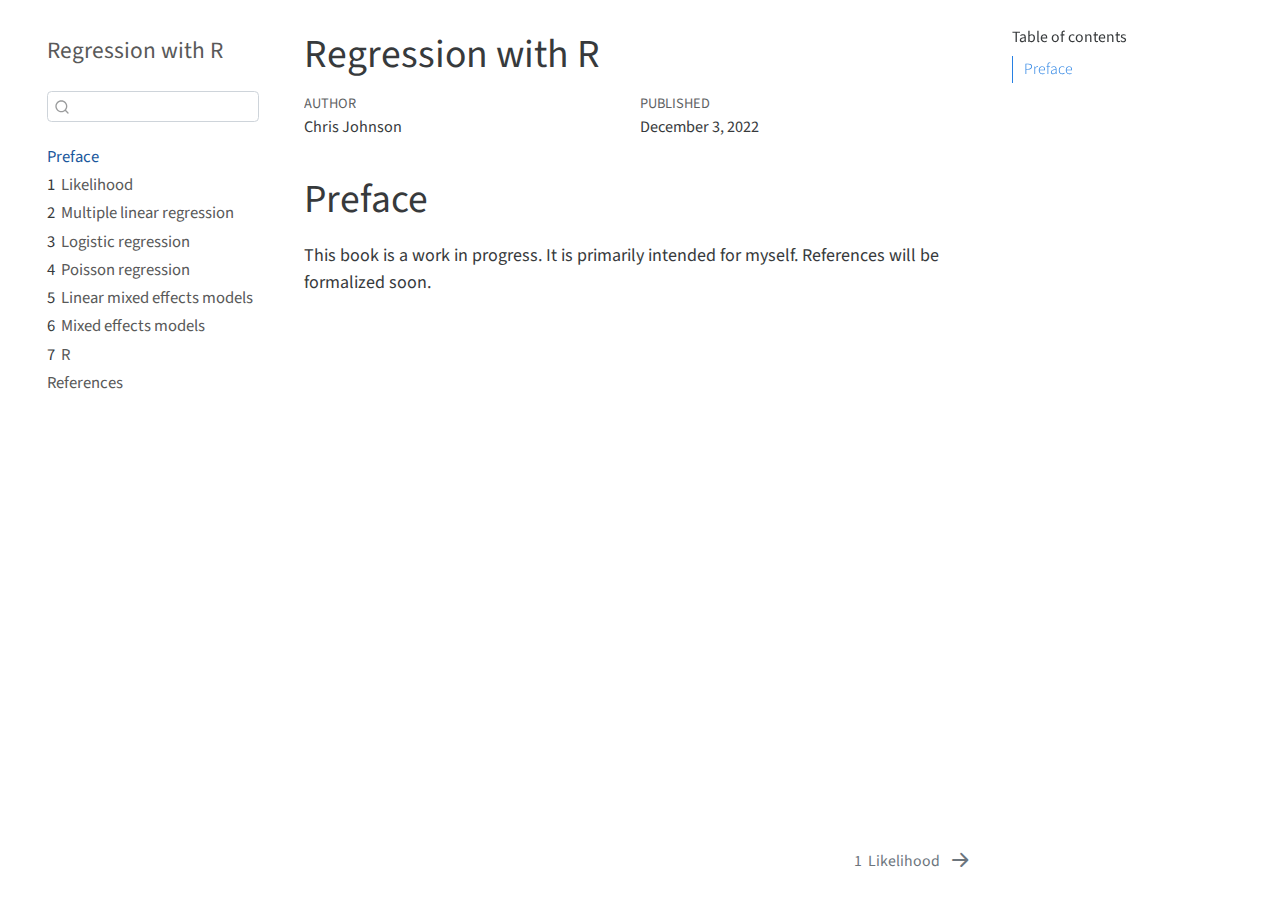
<file: _book/index.html>
<!DOCTYPE html>
<html xmlns="http://www.w3.org/1999/xhtml" lang="en" xml:lang="en"><head>

<meta charset="utf-8">
<meta name="generator" content="quarto-1.2.269">

<meta name="viewport" content="width=device-width, initial-scale=1.0, user-scalable=yes">

<meta name="author" content="Chris Johnson">
<meta name="dcterms.date" content="2022-12-03">

<title>Regression with R</title>
<style>
code{white-space: pre-wrap;}
span.smallcaps{font-variant: small-caps;}
div.columns{display: flex; gap: min(4vw, 1.5em);}
div.column{flex: auto; overflow-x: auto;}
div.hanging-indent{margin-left: 1.5em; text-indent: -1.5em;}
ul.task-list{list-style: none;}
ul.task-list li input[type="checkbox"] {
  width: 0.8em;
  margin: 0 0.8em 0.2em -1.6em;
  vertical-align: middle;
}
</style>


<script src="site_libs/quarto-nav/quarto-nav.js"></script>
<script src="site_libs/quarto-nav/headroom.min.js"></script>
<script src="site_libs/clipboard/clipboard.min.js"></script>
<script src="site_libs/quarto-search/autocomplete.umd.js"></script>
<script src="site_libs/quarto-search/fuse.min.js"></script>
<script src="site_libs/quarto-search/quarto-search.js"></script>
<meta name="quarto:offset" content="./">
<link href="./likelihood.html" rel="next">
<script src="site_libs/quarto-html/quarto.js"></script>
<script src="site_libs/quarto-html/popper.min.js"></script>
<script src="site_libs/quarto-html/tippy.umd.min.js"></script>
<script src="site_libs/quarto-html/anchor.min.js"></script>
<link href="site_libs/quarto-html/tippy.css" rel="stylesheet">
<link href="site_libs/quarto-html/quarto-syntax-highlighting.css" rel="stylesheet" id="quarto-text-highlighting-styles">
<script src="site_libs/bootstrap/bootstrap.min.js"></script>
<link href="site_libs/bootstrap/bootstrap-icons.css" rel="stylesheet">
<link href="site_libs/bootstrap/bootstrap.min.css" rel="stylesheet" id="quarto-bootstrap" data-mode="light">
<script id="quarto-search-options" type="application/json">{
  "location": "sidebar",
  "copy-button": false,
  "collapse-after": 3,
  "panel-placement": "start",
  "type": "textbox",
  "limit": 20,
  "language": {
    "search-no-results-text": "No results",
    "search-matching-documents-text": "matching documents",
    "search-copy-link-title": "Copy link to search",
    "search-hide-matches-text": "Hide additional matches",
    "search-more-match-text": "more match in this document",
    "search-more-matches-text": "more matches in this document",
    "search-clear-button-title": "Clear",
    "search-detached-cancel-button-title": "Cancel",
    "search-submit-button-title": "Submit"
  }
}</script>


</head>

<body class="nav-sidebar floating">

<div id="quarto-search-results"></div>
  <header id="quarto-header" class="headroom fixed-top">
  <nav class="quarto-secondary-nav" data-bs-toggle="collapse" data-bs-target="#quarto-sidebar" aria-controls="quarto-sidebar" aria-expanded="false" aria-label="Toggle sidebar navigation" onclick="if (window.quartoToggleHeadroom) { window.quartoToggleHeadroom(); }">
    <div class="container-fluid d-flex justify-content-between">
      <h1 class="quarto-secondary-nav-title">Regression with R</h1>
      <button type="button" class="quarto-btn-toggle btn" aria-label="Show secondary navigation">
        <i class="bi bi-chevron-right"></i>
      </button>
    </div>
  </nav>
</header>
<!-- content -->
<div id="quarto-content" class="quarto-container page-columns page-rows-contents page-layout-article">
<!-- sidebar -->
  <nav id="quarto-sidebar" class="sidebar collapse sidebar-navigation floating overflow-auto">
    <div class="pt-lg-2 mt-2 text-left sidebar-header">
    <div class="sidebar-title mb-0 py-0">
      <a href="./">Regression with R</a> 
    </div>
      </div>
      <div class="mt-2 flex-shrink-0 align-items-center">
        <div class="sidebar-search">
        <div id="quarto-search" class="" title="Search"></div>
        </div>
      </div>
    <div class="sidebar-menu-container"> 
    <ul class="list-unstyled mt-1">
        <li class="sidebar-item">
  <div class="sidebar-item-container"> 
  <a href="./index.html" class="sidebar-item-text sidebar-link active">Preface</a>
  </div>
</li>
        <li class="sidebar-item">
  <div class="sidebar-item-container"> 
  <a href="./likelihood.html" class="sidebar-item-text sidebar-link"><span class="chapter-number">1</span>&nbsp; <span class="chapter-title">Likelihood</span></a>
  </div>
</li>
        <li class="sidebar-item">
  <div class="sidebar-item-container"> 
  <a href="./mlr.html" class="sidebar-item-text sidebar-link"><span class="chapter-number">2</span>&nbsp; <span class="chapter-title">Multiple linear regression</span></a>
  </div>
</li>
        <li class="sidebar-item">
  <div class="sidebar-item-container"> 
  <a href="./logistic.html" class="sidebar-item-text sidebar-link"><span class="chapter-number">3</span>&nbsp; <span class="chapter-title">Logistic regression</span></a>
  </div>
</li>
        <li class="sidebar-item">
  <div class="sidebar-item-container"> 
  <a href="./poisson.html" class="sidebar-item-text sidebar-link"><span class="chapter-number">4</span>&nbsp; <span class="chapter-title">Poisson regression</span></a>
  </div>
</li>
        <li class="sidebar-item">
  <div class="sidebar-item-container"> 
  <a href="./lmm.html" class="sidebar-item-text sidebar-link"><span class="chapter-number">5</span>&nbsp; <span class="chapter-title">Linear mixed effects models</span></a>
  </div>
</li>
        <li class="sidebar-item">
  <div class="sidebar-item-container"> 
  <a href="./mem.html" class="sidebar-item-text sidebar-link"><span class="chapter-number">6</span>&nbsp; <span class="chapter-title">Mixed effects models</span></a>
  </div>
</li>
        <li class="sidebar-item">
  <div class="sidebar-item-container"> 
  <a href="./r.html" class="sidebar-item-text sidebar-link"><span class="chapter-number">7</span>&nbsp; <span class="chapter-title">R</span></a>
  </div>
</li>
        <li class="sidebar-item">
  <div class="sidebar-item-container"> 
  <a href="./references.html" class="sidebar-item-text sidebar-link">References</a>
  </div>
</li>
    </ul>
    </div>
</nav>
<!-- margin-sidebar -->
    <div id="quarto-margin-sidebar" class="sidebar margin-sidebar">
        <nav id="TOC" role="doc-toc" class="toc-active">
    <h2 id="toc-title">Table of contents</h2>
   
  <ul>
  <li><a href="#preface" id="toc-preface" class="nav-link active" data-scroll-target="#preface">Preface</a></li>
  </ul>
</nav>
    </div>
<!-- main -->
<main class="content" id="quarto-document-content">

<header id="title-block-header" class="quarto-title-block default">
<div class="quarto-title">
<h1 class="title d-none d-lg-block">Regression with R</h1>
</div>



<div class="quarto-title-meta">

    <div>
    <div class="quarto-title-meta-heading">Author</div>
    <div class="quarto-title-meta-contents">
             <p>Chris Johnson </p>
          </div>
  </div>
    
    <div>
    <div class="quarto-title-meta-heading">Published</div>
    <div class="quarto-title-meta-contents">
      <p class="date">December 3, 2022</p>
    </div>
  </div>
  
    
  </div>
  

</header>

<section id="preface" class="level1 unnumbered">
<h1 class="unnumbered">Preface</h1>
<p>This book is a work in progress. It is primarily intended for myself. References will be formalized soon.</p>


</section>

</main> <!-- /main -->
<script id="quarto-html-after-body" type="application/javascript">
window.document.addEventListener("DOMContentLoaded", function (event) {
  const toggleBodyColorMode = (bsSheetEl) => {
    const mode = bsSheetEl.getAttribute("data-mode");
    const bodyEl = window.document.querySelector("body");
    if (mode === "dark") {
      bodyEl.classList.add("quarto-dark");
      bodyEl.classList.remove("quarto-light");
    } else {
      bodyEl.classList.add("quarto-light");
      bodyEl.classList.remove("quarto-dark");
    }
  }
  const toggleBodyColorPrimary = () => {
    const bsSheetEl = window.document.querySelector("link#quarto-bootstrap");
    if (bsSheetEl) {
      toggleBodyColorMode(bsSheetEl);
    }
  }
  toggleBodyColorPrimary();  
  const icon = "";
  const anchorJS = new window.AnchorJS();
  anchorJS.options = {
    placement: 'right',
    icon: icon
  };
  anchorJS.add('.anchored');
  const clipboard = new window.ClipboardJS('.code-copy-button', {
    target: function(trigger) {
      return trigger.previousElementSibling;
    }
  });
  clipboard.on('success', function(e) {
    // button target
    const button = e.trigger;
    // don't keep focus
    button.blur();
    // flash "checked"
    button.classList.add('code-copy-button-checked');
    var currentTitle = button.getAttribute("title");
    button.setAttribute("title", "Copied!");
    let tooltip;
    if (window.bootstrap) {
      button.setAttribute("data-bs-toggle", "tooltip");
      button.setAttribute("data-bs-placement", "left");
      button.setAttribute("data-bs-title", "Copied!");
      tooltip = new bootstrap.Tooltip(button, 
        { trigger: "manual", 
          customClass: "code-copy-button-tooltip",
          offset: [0, -8]});
      tooltip.show();    
    }
    setTimeout(function() {
      if (tooltip) {
        tooltip.hide();
        button.removeAttribute("data-bs-title");
        button.removeAttribute("data-bs-toggle");
        button.removeAttribute("data-bs-placement");
      }
      button.setAttribute("title", currentTitle);
      button.classList.remove('code-copy-button-checked');
    }, 1000);
    // clear code selection
    e.clearSelection();
  });
  function tippyHover(el, contentFn) {
    const config = {
      allowHTML: true,
      content: contentFn,
      maxWidth: 500,
      delay: 100,
      arrow: false,
      appendTo: function(el) {
          return el.parentElement;
      },
      interactive: true,
      interactiveBorder: 10,
      theme: 'quarto',
      placement: 'bottom-start'
    };
    window.tippy(el, config); 
  }
  const noterefs = window.document.querySelectorAll('a[role="doc-noteref"]');
  for (var i=0; i<noterefs.length; i++) {
    const ref = noterefs[i];
    tippyHover(ref, function() {
      // use id or data attribute instead here
      let href = ref.getAttribute('data-footnote-href') || ref.getAttribute('href');
      try { href = new URL(href).hash; } catch {}
      const id = href.replace(/^#\/?/, "");
      const note = window.document.getElementById(id);
      return note.innerHTML;
    });
  }
  const findCites = (el) => {
    const parentEl = el.parentElement;
    if (parentEl) {
      const cites = parentEl.dataset.cites;
      if (cites) {
        return {
          el,
          cites: cites.split(' ')
        };
      } else {
        return findCites(el.parentElement)
      }
    } else {
      return undefined;
    }
  };
  var bibliorefs = window.document.querySelectorAll('a[role="doc-biblioref"]');
  for (var i=0; i<bibliorefs.length; i++) {
    const ref = bibliorefs[i];
    const citeInfo = findCites(ref);
    if (citeInfo) {
      tippyHover(citeInfo.el, function() {
        var popup = window.document.createElement('div');
        citeInfo.cites.forEach(function(cite) {
          var citeDiv = window.document.createElement('div');
          citeDiv.classList.add('hanging-indent');
          citeDiv.classList.add('csl-entry');
          var biblioDiv = window.document.getElementById('ref-' + cite);
          if (biblioDiv) {
            citeDiv.innerHTML = biblioDiv.innerHTML;
          }
          popup.appendChild(citeDiv);
        });
        return popup.innerHTML;
      });
    }
  }
});
</script>
<nav class="page-navigation">
  <div class="nav-page nav-page-previous">
  </div>
  <div class="nav-page nav-page-next">
      <a href="./likelihood.html" class="pagination-link">
        <span class="nav-page-text"><span class="chapter-number">1</span>&nbsp; <span class="chapter-title">Likelihood</span></span> <i class="bi bi-arrow-right-short"></i>
      </a>
  </div>
</nav>
</div> <!-- /content -->



</body></html>
</file>
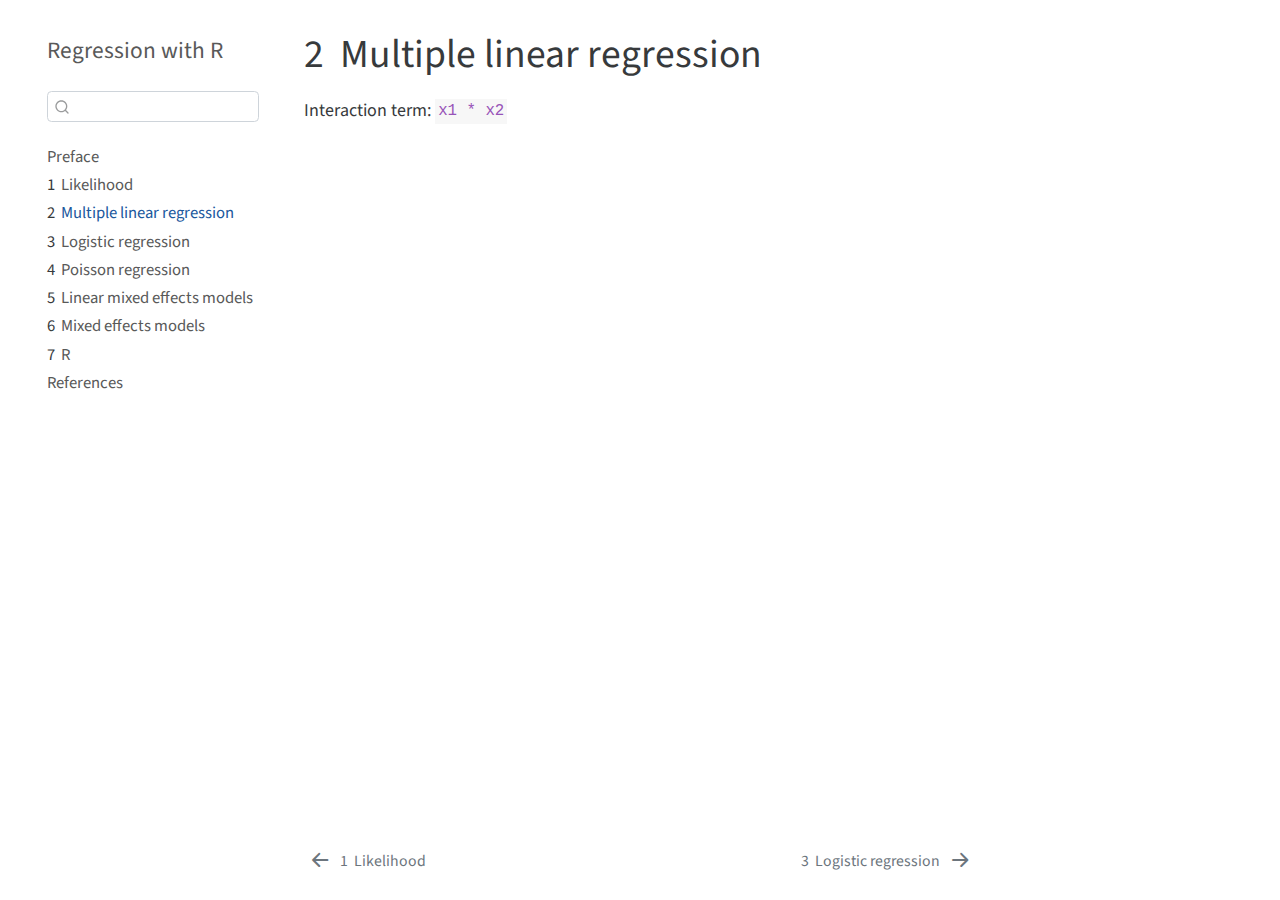
<file: _book/mlr.html>
<!DOCTYPE html>
<html xmlns="http://www.w3.org/1999/xhtml" lang="en" xml:lang="en"><head>

<meta charset="utf-8">
<meta name="generator" content="quarto-1.2.269">

<meta name="viewport" content="width=device-width, initial-scale=1.0, user-scalable=yes">


<title>Regression with R - 2&nbsp; Multiple linear regression</title>
<style>
code{white-space: pre-wrap;}
span.smallcaps{font-variant: small-caps;}
div.columns{display: flex; gap: min(4vw, 1.5em);}
div.column{flex: auto; overflow-x: auto;}
div.hanging-indent{margin-left: 1.5em; text-indent: -1.5em;}
ul.task-list{list-style: none;}
ul.task-list li input[type="checkbox"] {
  width: 0.8em;
  margin: 0 0.8em 0.2em -1.6em;
  vertical-align: middle;
}
</style>


<script src="site_libs/quarto-nav/quarto-nav.js"></script>
<script src="site_libs/quarto-nav/headroom.min.js"></script>
<script src="site_libs/clipboard/clipboard.min.js"></script>
<script src="site_libs/quarto-search/autocomplete.umd.js"></script>
<script src="site_libs/quarto-search/fuse.min.js"></script>
<script src="site_libs/quarto-search/quarto-search.js"></script>
<meta name="quarto:offset" content="./">
<link href="./logistic.html" rel="next">
<link href="./likelihood.html" rel="prev">
<script src="site_libs/quarto-html/quarto.js"></script>
<script src="site_libs/quarto-html/popper.min.js"></script>
<script src="site_libs/quarto-html/tippy.umd.min.js"></script>
<script src="site_libs/quarto-html/anchor.min.js"></script>
<link href="site_libs/quarto-html/tippy.css" rel="stylesheet">
<link href="site_libs/quarto-html/quarto-syntax-highlighting.css" rel="stylesheet" id="quarto-text-highlighting-styles">
<script src="site_libs/bootstrap/bootstrap.min.js"></script>
<link href="site_libs/bootstrap/bootstrap-icons.css" rel="stylesheet">
<link href="site_libs/bootstrap/bootstrap.min.css" rel="stylesheet" id="quarto-bootstrap" data-mode="light">
<script id="quarto-search-options" type="application/json">{
  "location": "sidebar",
  "copy-button": false,
  "collapse-after": 3,
  "panel-placement": "start",
  "type": "textbox",
  "limit": 20,
  "language": {
    "search-no-results-text": "No results",
    "search-matching-documents-text": "matching documents",
    "search-copy-link-title": "Copy link to search",
    "search-hide-matches-text": "Hide additional matches",
    "search-more-match-text": "more match in this document",
    "search-more-matches-text": "more matches in this document",
    "search-clear-button-title": "Clear",
    "search-detached-cancel-button-title": "Cancel",
    "search-submit-button-title": "Submit"
  }
}</script>


</head>

<body class="nav-sidebar floating">

<div id="quarto-search-results"></div>
  <header id="quarto-header" class="headroom fixed-top">
  <nav class="quarto-secondary-nav" data-bs-toggle="collapse" data-bs-target="#quarto-sidebar" aria-controls="quarto-sidebar" aria-expanded="false" aria-label="Toggle sidebar navigation" onclick="if (window.quartoToggleHeadroom) { window.quartoToggleHeadroom(); }">
    <div class="container-fluid d-flex justify-content-between">
      <h1 class="quarto-secondary-nav-title"><span class="chapter-number">2</span>&nbsp; <span class="chapter-title">Multiple linear regression</span></h1>
      <button type="button" class="quarto-btn-toggle btn" aria-label="Show secondary navigation">
        <i class="bi bi-chevron-right"></i>
      </button>
    </div>
  </nav>
</header>
<!-- content -->
<div id="quarto-content" class="quarto-container page-columns page-rows-contents page-layout-article">
<!-- sidebar -->
  <nav id="quarto-sidebar" class="sidebar collapse sidebar-navigation floating overflow-auto">
    <div class="pt-lg-2 mt-2 text-left sidebar-header">
    <div class="sidebar-title mb-0 py-0">
      <a href="./">Regression with R</a> 
    </div>
      </div>
      <div class="mt-2 flex-shrink-0 align-items-center">
        <div class="sidebar-search">
        <div id="quarto-search" class="" title="Search"></div>
        </div>
      </div>
    <div class="sidebar-menu-container"> 
    <ul class="list-unstyled mt-1">
        <li class="sidebar-item">
  <div class="sidebar-item-container"> 
  <a href="./index.html" class="sidebar-item-text sidebar-link">Preface</a>
  </div>
</li>
        <li class="sidebar-item">
  <div class="sidebar-item-container"> 
  <a href="./likelihood.html" class="sidebar-item-text sidebar-link"><span class="chapter-number">1</span>&nbsp; <span class="chapter-title">Likelihood</span></a>
  </div>
</li>
        <li class="sidebar-item">
  <div class="sidebar-item-container"> 
  <a href="./mlr.html" class="sidebar-item-text sidebar-link active"><span class="chapter-number">2</span>&nbsp; <span class="chapter-title">Multiple linear regression</span></a>
  </div>
</li>
        <li class="sidebar-item">
  <div class="sidebar-item-container"> 
  <a href="./logistic.html" class="sidebar-item-text sidebar-link"><span class="chapter-number">3</span>&nbsp; <span class="chapter-title">Logistic regression</span></a>
  </div>
</li>
        <li class="sidebar-item">
  <div class="sidebar-item-container"> 
  <a href="./poisson.html" class="sidebar-item-text sidebar-link"><span class="chapter-number">4</span>&nbsp; <span class="chapter-title">Poisson regression</span></a>
  </div>
</li>
        <li class="sidebar-item">
  <div class="sidebar-item-container"> 
  <a href="./lmm.html" class="sidebar-item-text sidebar-link"><span class="chapter-number">5</span>&nbsp; <span class="chapter-title">Linear mixed effects models</span></a>
  </div>
</li>
        <li class="sidebar-item">
  <div class="sidebar-item-container"> 
  <a href="./mem.html" class="sidebar-item-text sidebar-link"><span class="chapter-number">6</span>&nbsp; <span class="chapter-title">Mixed effects models</span></a>
  </div>
</li>
        <li class="sidebar-item">
  <div class="sidebar-item-container"> 
  <a href="./r.html" class="sidebar-item-text sidebar-link"><span class="chapter-number">7</span>&nbsp; <span class="chapter-title">R</span></a>
  </div>
</li>
        <li class="sidebar-item">
  <div class="sidebar-item-container"> 
  <a href="./references.html" class="sidebar-item-text sidebar-link">References</a>
  </div>
</li>
    </ul>
    </div>
</nav>
<!-- margin-sidebar -->
    <div id="quarto-margin-sidebar" class="sidebar margin-sidebar">
        
    </div>
<!-- main -->
<main class="content" id="quarto-document-content">

<header id="title-block-header" class="quarto-title-block default">
<div class="quarto-title">
<h1 class="title d-none d-lg-block"><span class="chapter-number">2</span>&nbsp; <span class="chapter-title">Multiple linear regression</span></h1>
</div>



<div class="quarto-title-meta">

    
  
    
  </div>
  

</header>

<p>Interaction term: <code>x1 * x2</code></p>



</main> <!-- /main -->
<script id="quarto-html-after-body" type="application/javascript">
window.document.addEventListener("DOMContentLoaded", function (event) {
  const toggleBodyColorMode = (bsSheetEl) => {
    const mode = bsSheetEl.getAttribute("data-mode");
    const bodyEl = window.document.querySelector("body");
    if (mode === "dark") {
      bodyEl.classList.add("quarto-dark");
      bodyEl.classList.remove("quarto-light");
    } else {
      bodyEl.classList.add("quarto-light");
      bodyEl.classList.remove("quarto-dark");
    }
  }
  const toggleBodyColorPrimary = () => {
    const bsSheetEl = window.document.querySelector("link#quarto-bootstrap");
    if (bsSheetEl) {
      toggleBodyColorMode(bsSheetEl);
    }
  }
  toggleBodyColorPrimary();  
  const icon = "";
  const anchorJS = new window.AnchorJS();
  anchorJS.options = {
    placement: 'right',
    icon: icon
  };
  anchorJS.add('.anchored');
  const clipboard = new window.ClipboardJS('.code-copy-button', {
    target: function(trigger) {
      return trigger.previousElementSibling;
    }
  });
  clipboard.on('success', function(e) {
    // button target
    const button = e.trigger;
    // don't keep focus
    button.blur();
    // flash "checked"
    button.classList.add('code-copy-button-checked');
    var currentTitle = button.getAttribute("title");
    button.setAttribute("title", "Copied!");
    let tooltip;
    if (window.bootstrap) {
      button.setAttribute("data-bs-toggle", "tooltip");
      button.setAttribute("data-bs-placement", "left");
      button.setAttribute("data-bs-title", "Copied!");
      tooltip = new bootstrap.Tooltip(button, 
        { trigger: "manual", 
          customClass: "code-copy-button-tooltip",
          offset: [0, -8]});
      tooltip.show();    
    }
    setTimeout(function() {
      if (tooltip) {
        tooltip.hide();
        button.removeAttribute("data-bs-title");
        button.removeAttribute("data-bs-toggle");
        button.removeAttribute("data-bs-placement");
      }
      button.setAttribute("title", currentTitle);
      button.classList.remove('code-copy-button-checked');
    }, 1000);
    // clear code selection
    e.clearSelection();
  });
  function tippyHover(el, contentFn) {
    const config = {
      allowHTML: true,
      content: contentFn,
      maxWidth: 500,
      delay: 100,
      arrow: false,
      appendTo: function(el) {
          return el.parentElement;
      },
      interactive: true,
      interactiveBorder: 10,
      theme: 'quarto',
      placement: 'bottom-start'
    };
    window.tippy(el, config); 
  }
  const noterefs = window.document.querySelectorAll('a[role="doc-noteref"]');
  for (var i=0; i<noterefs.length; i++) {
    const ref = noterefs[i];
    tippyHover(ref, function() {
      // use id or data attribute instead here
      let href = ref.getAttribute('data-footnote-href') || ref.getAttribute('href');
      try { href = new URL(href).hash; } catch {}
      const id = href.replace(/^#\/?/, "");
      const note = window.document.getElementById(id);
      return note.innerHTML;
    });
  }
  const findCites = (el) => {
    const parentEl = el.parentElement;
    if (parentEl) {
      const cites = parentEl.dataset.cites;
      if (cites) {
        return {
          el,
          cites: cites.split(' ')
        };
      } else {
        return findCites(el.parentElement)
      }
    } else {
      return undefined;
    }
  };
  var bibliorefs = window.document.querySelectorAll('a[role="doc-biblioref"]');
  for (var i=0; i<bibliorefs.length; i++) {
    const ref = bibliorefs[i];
    const citeInfo = findCites(ref);
    if (citeInfo) {
      tippyHover(citeInfo.el, function() {
        var popup = window.document.createElement('div');
        citeInfo.cites.forEach(function(cite) {
          var citeDiv = window.document.createElement('div');
          citeDiv.classList.add('hanging-indent');
          citeDiv.classList.add('csl-entry');
          var biblioDiv = window.document.getElementById('ref-' + cite);
          if (biblioDiv) {
            citeDiv.innerHTML = biblioDiv.innerHTML;
          }
          popup.appendChild(citeDiv);
        });
        return popup.innerHTML;
      });
    }
  }
});
</script>
<nav class="page-navigation">
  <div class="nav-page nav-page-previous">
      <a href="./likelihood.html" class="pagination-link">
        <i class="bi bi-arrow-left-short"></i> <span class="nav-page-text"><span class="chapter-number">1</span>&nbsp; <span class="chapter-title">Likelihood</span></span>
      </a>          
  </div>
  <div class="nav-page nav-page-next">
      <a href="./logistic.html" class="pagination-link">
        <span class="nav-page-text"><span class="chapter-number">3</span>&nbsp; <span class="chapter-title">Logistic regression</span></span> <i class="bi bi-arrow-right-short"></i>
      </a>
  </div>
</nav>
</div> <!-- /content -->



</body></html>
</file>
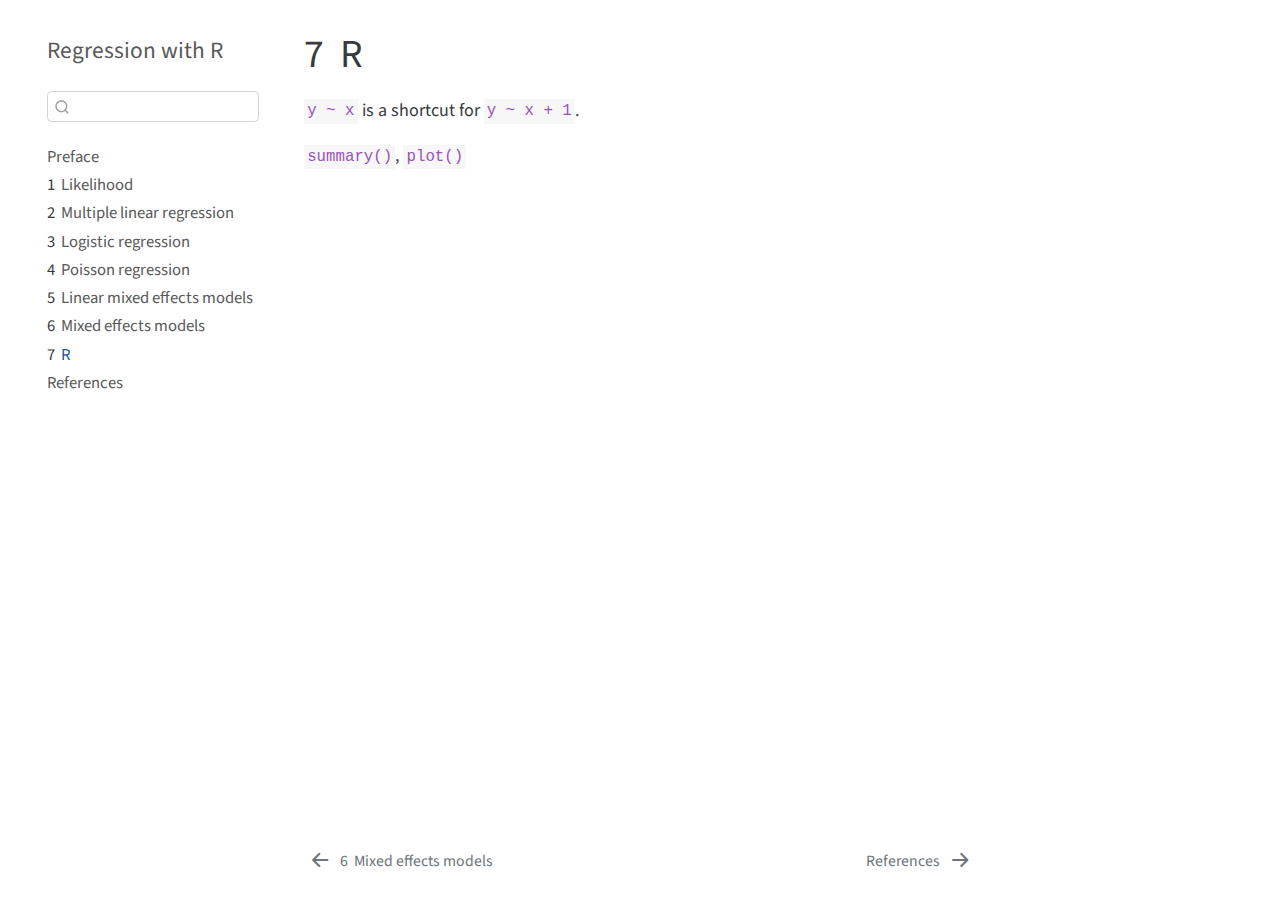
<file: _book/r.html>
<!DOCTYPE html>
<html xmlns="http://www.w3.org/1999/xhtml" lang="en" xml:lang="en"><head>

<meta charset="utf-8">
<meta name="generator" content="quarto-1.2.269">

<meta name="viewport" content="width=device-width, initial-scale=1.0, user-scalable=yes">


<title>Regression with R - 7&nbsp; R</title>
<style>
code{white-space: pre-wrap;}
span.smallcaps{font-variant: small-caps;}
div.columns{display: flex; gap: min(4vw, 1.5em);}
div.column{flex: auto; overflow-x: auto;}
div.hanging-indent{margin-left: 1.5em; text-indent: -1.5em;}
ul.task-list{list-style: none;}
ul.task-list li input[type="checkbox"] {
  width: 0.8em;
  margin: 0 0.8em 0.2em -1.6em;
  vertical-align: middle;
}
</style>


<script src="site_libs/quarto-nav/quarto-nav.js"></script>
<script src="site_libs/quarto-nav/headroom.min.js"></script>
<script src="site_libs/clipboard/clipboard.min.js"></script>
<script src="site_libs/quarto-search/autocomplete.umd.js"></script>
<script src="site_libs/quarto-search/fuse.min.js"></script>
<script src="site_libs/quarto-search/quarto-search.js"></script>
<meta name="quarto:offset" content="./">
<link href="./references.html" rel="next">
<link href="./mem.html" rel="prev">
<script src="site_libs/quarto-html/quarto.js"></script>
<script src="site_libs/quarto-html/popper.min.js"></script>
<script src="site_libs/quarto-html/tippy.umd.min.js"></script>
<script src="site_libs/quarto-html/anchor.min.js"></script>
<link href="site_libs/quarto-html/tippy.css" rel="stylesheet">
<link href="site_libs/quarto-html/quarto-syntax-highlighting.css" rel="stylesheet" id="quarto-text-highlighting-styles">
<script src="site_libs/bootstrap/bootstrap.min.js"></script>
<link href="site_libs/bootstrap/bootstrap-icons.css" rel="stylesheet">
<link href="site_libs/bootstrap/bootstrap.min.css" rel="stylesheet" id="quarto-bootstrap" data-mode="light">
<script id="quarto-search-options" type="application/json">{
  "location": "sidebar",
  "copy-button": false,
  "collapse-after": 3,
  "panel-placement": "start",
  "type": "textbox",
  "limit": 20,
  "language": {
    "search-no-results-text": "No results",
    "search-matching-documents-text": "matching documents",
    "search-copy-link-title": "Copy link to search",
    "search-hide-matches-text": "Hide additional matches",
    "search-more-match-text": "more match in this document",
    "search-more-matches-text": "more matches in this document",
    "search-clear-button-title": "Clear",
    "search-detached-cancel-button-title": "Cancel",
    "search-submit-button-title": "Submit"
  }
}</script>


</head>

<body class="nav-sidebar floating">

<div id="quarto-search-results"></div>
  <header id="quarto-header" class="headroom fixed-top">
  <nav class="quarto-secondary-nav" data-bs-toggle="collapse" data-bs-target="#quarto-sidebar" aria-controls="quarto-sidebar" aria-expanded="false" aria-label="Toggle sidebar navigation" onclick="if (window.quartoToggleHeadroom) { window.quartoToggleHeadroom(); }">
    <div class="container-fluid d-flex justify-content-between">
      <h1 class="quarto-secondary-nav-title"><span class="chapter-number">7</span>&nbsp; <span class="chapter-title">R</span></h1>
      <button type="button" class="quarto-btn-toggle btn" aria-label="Show secondary navigation">
        <i class="bi bi-chevron-right"></i>
      </button>
    </div>
  </nav>
</header>
<!-- content -->
<div id="quarto-content" class="quarto-container page-columns page-rows-contents page-layout-article">
<!-- sidebar -->
  <nav id="quarto-sidebar" class="sidebar collapse sidebar-navigation floating overflow-auto">
    <div class="pt-lg-2 mt-2 text-left sidebar-header">
    <div class="sidebar-title mb-0 py-0">
      <a href="./">Regression with R</a> 
    </div>
      </div>
      <div class="mt-2 flex-shrink-0 align-items-center">
        <div class="sidebar-search">
        <div id="quarto-search" class="" title="Search"></div>
        </div>
      </div>
    <div class="sidebar-menu-container"> 
    <ul class="list-unstyled mt-1">
        <li class="sidebar-item">
  <div class="sidebar-item-container"> 
  <a href="./index.html" class="sidebar-item-text sidebar-link">Preface</a>
  </div>
</li>
        <li class="sidebar-item">
  <div class="sidebar-item-container"> 
  <a href="./likelihood.html" class="sidebar-item-text sidebar-link"><span class="chapter-number">1</span>&nbsp; <span class="chapter-title">Likelihood</span></a>
  </div>
</li>
        <li class="sidebar-item">
  <div class="sidebar-item-container"> 
  <a href="./mlr.html" class="sidebar-item-text sidebar-link"><span class="chapter-number">2</span>&nbsp; <span class="chapter-title">Multiple linear regression</span></a>
  </div>
</li>
        <li class="sidebar-item">
  <div class="sidebar-item-container"> 
  <a href="./logistic.html" class="sidebar-item-text sidebar-link"><span class="chapter-number">3</span>&nbsp; <span class="chapter-title">Logistic regression</span></a>
  </div>
</li>
        <li class="sidebar-item">
  <div class="sidebar-item-container"> 
  <a href="./poisson.html" class="sidebar-item-text sidebar-link"><span class="chapter-number">4</span>&nbsp; <span class="chapter-title">Poisson regression</span></a>
  </div>
</li>
        <li class="sidebar-item">
  <div class="sidebar-item-container"> 
  <a href="./lmm.html" class="sidebar-item-text sidebar-link"><span class="chapter-number">5</span>&nbsp; <span class="chapter-title">Linear mixed effects models</span></a>
  </div>
</li>
        <li class="sidebar-item">
  <div class="sidebar-item-container"> 
  <a href="./mem.html" class="sidebar-item-text sidebar-link"><span class="chapter-number">6</span>&nbsp; <span class="chapter-title">Mixed effects models</span></a>
  </div>
</li>
        <li class="sidebar-item">
  <div class="sidebar-item-container"> 
  <a href="./r.html" class="sidebar-item-text sidebar-link active"><span class="chapter-number">7</span>&nbsp; <span class="chapter-title">R</span></a>
  </div>
</li>
        <li class="sidebar-item">
  <div class="sidebar-item-container"> 
  <a href="./references.html" class="sidebar-item-text sidebar-link">References</a>
  </div>
</li>
    </ul>
    </div>
</nav>
<!-- margin-sidebar -->
    <div id="quarto-margin-sidebar" class="sidebar margin-sidebar">
        
    </div>
<!-- main -->
<main class="content" id="quarto-document-content">

<header id="title-block-header" class="quarto-title-block default">
<div class="quarto-title">
<h1 class="title d-none d-lg-block"><span class="chapter-number">7</span>&nbsp; <span class="chapter-title">R</span></h1>
</div>



<div class="quarto-title-meta">

    
  
    
  </div>
  

</header>

<p><code>y ~ x</code> is a shortcut for <code>y ~ x + 1</code>.</p>
<p><code>summary()</code>, <code>plot()</code></p>



</main> <!-- /main -->
<script id="quarto-html-after-body" type="application/javascript">
window.document.addEventListener("DOMContentLoaded", function (event) {
  const toggleBodyColorMode = (bsSheetEl) => {
    const mode = bsSheetEl.getAttribute("data-mode");
    const bodyEl = window.document.querySelector("body");
    if (mode === "dark") {
      bodyEl.classList.add("quarto-dark");
      bodyEl.classList.remove("quarto-light");
    } else {
      bodyEl.classList.add("quarto-light");
      bodyEl.classList.remove("quarto-dark");
    }
  }
  const toggleBodyColorPrimary = () => {
    const bsSheetEl = window.document.querySelector("link#quarto-bootstrap");
    if (bsSheetEl) {
      toggleBodyColorMode(bsSheetEl);
    }
  }
  toggleBodyColorPrimary();  
  const icon = "";
  const anchorJS = new window.AnchorJS();
  anchorJS.options = {
    placement: 'right',
    icon: icon
  };
  anchorJS.add('.anchored');
  const clipboard = new window.ClipboardJS('.code-copy-button', {
    target: function(trigger) {
      return trigger.previousElementSibling;
    }
  });
  clipboard.on('success', function(e) {
    // button target
    const button = e.trigger;
    // don't keep focus
    button.blur();
    // flash "checked"
    button.classList.add('code-copy-button-checked');
    var currentTitle = button.getAttribute("title");
    button.setAttribute("title", "Copied!");
    let tooltip;
    if (window.bootstrap) {
      button.setAttribute("data-bs-toggle", "tooltip");
      button.setAttribute("data-bs-placement", "left");
      button.setAttribute("data-bs-title", "Copied!");
      tooltip = new bootstrap.Tooltip(button, 
        { trigger: "manual", 
          customClass: "code-copy-button-tooltip",
          offset: [0, -8]});
      tooltip.show();    
    }
    setTimeout(function() {
      if (tooltip) {
        tooltip.hide();
        button.removeAttribute("data-bs-title");
        button.removeAttribute("data-bs-toggle");
        button.removeAttribute("data-bs-placement");
      }
      button.setAttribute("title", currentTitle);
      button.classList.remove('code-copy-button-checked');
    }, 1000);
    // clear code selection
    e.clearSelection();
  });
  function tippyHover(el, contentFn) {
    const config = {
      allowHTML: true,
      content: contentFn,
      maxWidth: 500,
      delay: 100,
      arrow: false,
      appendTo: function(el) {
          return el.parentElement;
      },
      interactive: true,
      interactiveBorder: 10,
      theme: 'quarto',
      placement: 'bottom-start'
    };
    window.tippy(el, config); 
  }
  const noterefs = window.document.querySelectorAll('a[role="doc-noteref"]');
  for (var i=0; i<noterefs.length; i++) {
    const ref = noterefs[i];
    tippyHover(ref, function() {
      // use id or data attribute instead here
      let href = ref.getAttribute('data-footnote-href') || ref.getAttribute('href');
      try { href = new URL(href).hash; } catch {}
      const id = href.replace(/^#\/?/, "");
      const note = window.document.getElementById(id);
      return note.innerHTML;
    });
  }
  const findCites = (el) => {
    const parentEl = el.parentElement;
    if (parentEl) {
      const cites = parentEl.dataset.cites;
      if (cites) {
        return {
          el,
          cites: cites.split(' ')
        };
      } else {
        return findCites(el.parentElement)
      }
    } else {
      return undefined;
    }
  };
  var bibliorefs = window.document.querySelectorAll('a[role="doc-biblioref"]');
  for (var i=0; i<bibliorefs.length; i++) {
    const ref = bibliorefs[i];
    const citeInfo = findCites(ref);
    if (citeInfo) {
      tippyHover(citeInfo.el, function() {
        var popup = window.document.createElement('div');
        citeInfo.cites.forEach(function(cite) {
          var citeDiv = window.document.createElement('div');
          citeDiv.classList.add('hanging-indent');
          citeDiv.classList.add('csl-entry');
          var biblioDiv = window.document.getElementById('ref-' + cite);
          if (biblioDiv) {
            citeDiv.innerHTML = biblioDiv.innerHTML;
          }
          popup.appendChild(citeDiv);
        });
        return popup.innerHTML;
      });
    }
  }
});
</script>
<nav class="page-navigation">
  <div class="nav-page nav-page-previous">
      <a href="./mem.html" class="pagination-link">
        <i class="bi bi-arrow-left-short"></i> <span class="nav-page-text"><span class="chapter-number">6</span>&nbsp; <span class="chapter-title">Mixed effects models</span></span>
      </a>          
  </div>
  <div class="nav-page nav-page-next">
      <a href="./references.html" class="pagination-link">
        <span class="nav-page-text">References</span> <i class="bi bi-arrow-right-short"></i>
      </a>
  </div>
</nav>
</div> <!-- /content -->



</body></html>
</file>
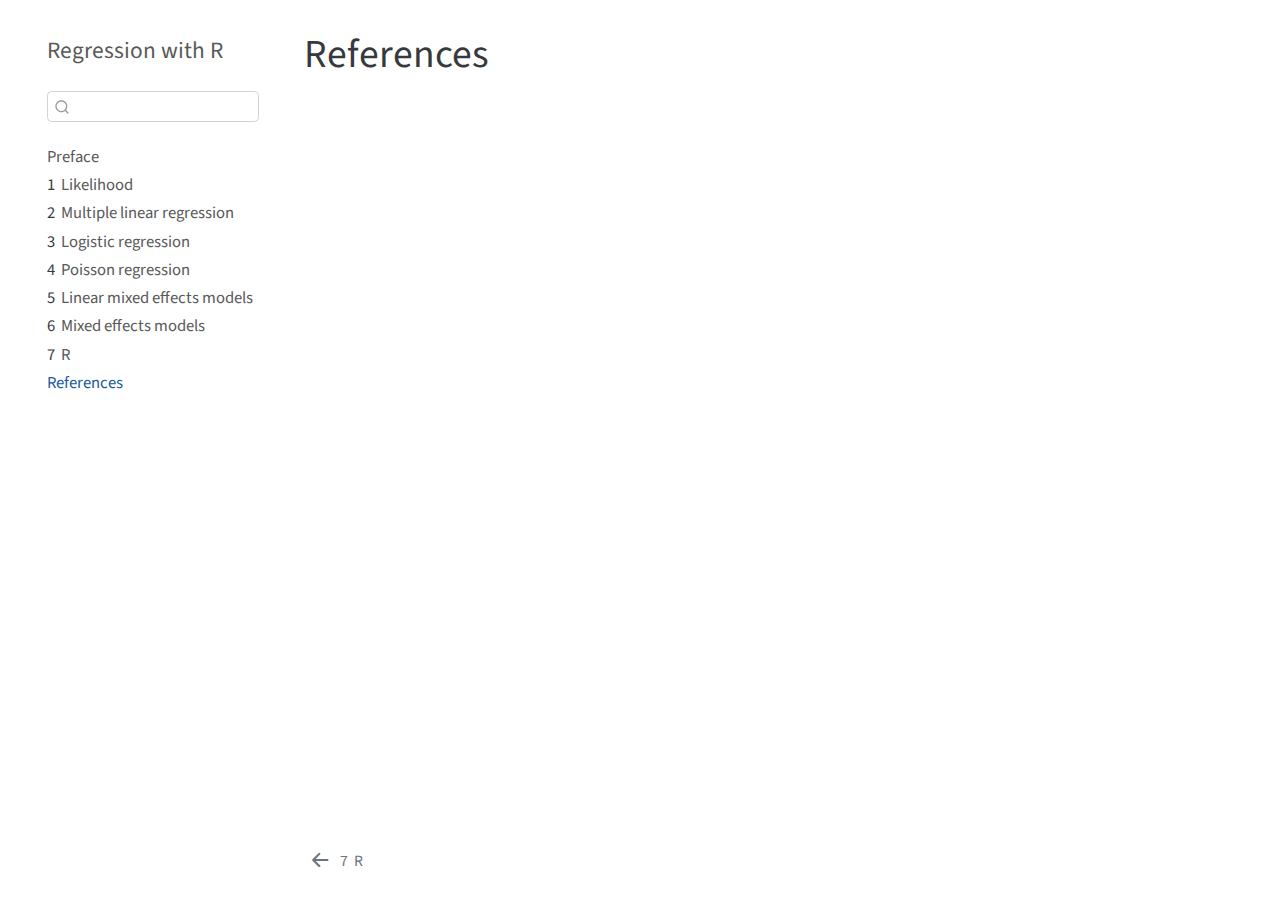
<file: _book/references.html>
<!DOCTYPE html>
<html xmlns="http://www.w3.org/1999/xhtml" lang="en" xml:lang="en"><head>

<meta charset="utf-8">
<meta name="generator" content="quarto-1.2.269">

<meta name="viewport" content="width=device-width, initial-scale=1.0, user-scalable=yes">


<title>Regression with R - References</title>
<style>
code{white-space: pre-wrap;}
span.smallcaps{font-variant: small-caps;}
div.columns{display: flex; gap: min(4vw, 1.5em);}
div.column{flex: auto; overflow-x: auto;}
div.hanging-indent{margin-left: 1.5em; text-indent: -1.5em;}
ul.task-list{list-style: none;}
ul.task-list li input[type="checkbox"] {
  width: 0.8em;
  margin: 0 0.8em 0.2em -1.6em;
  vertical-align: middle;
}
div.csl-bib-body { }
div.csl-entry {
  clear: both;
}
.hanging div.csl-entry {
  margin-left:2em;
  text-indent:-2em;
}
div.csl-left-margin {
  min-width:2em;
  float:left;
}
div.csl-right-inline {
  margin-left:2em;
  padding-left:1em;
}
div.csl-indent {
  margin-left: 2em;
}
</style>


<script src="site_libs/quarto-nav/quarto-nav.js"></script>
<script src="site_libs/quarto-nav/headroom.min.js"></script>
<script src="site_libs/clipboard/clipboard.min.js"></script>
<script src="site_libs/quarto-search/autocomplete.umd.js"></script>
<script src="site_libs/quarto-search/fuse.min.js"></script>
<script src="site_libs/quarto-search/quarto-search.js"></script>
<meta name="quarto:offset" content="./">
<link href="./r.html" rel="prev">
<script src="site_libs/quarto-html/quarto.js"></script>
<script src="site_libs/quarto-html/popper.min.js"></script>
<script src="site_libs/quarto-html/tippy.umd.min.js"></script>
<script src="site_libs/quarto-html/anchor.min.js"></script>
<link href="site_libs/quarto-html/tippy.css" rel="stylesheet">
<link href="site_libs/quarto-html/quarto-syntax-highlighting.css" rel="stylesheet" id="quarto-text-highlighting-styles">
<script src="site_libs/bootstrap/bootstrap.min.js"></script>
<link href="site_libs/bootstrap/bootstrap-icons.css" rel="stylesheet">
<link href="site_libs/bootstrap/bootstrap.min.css" rel="stylesheet" id="quarto-bootstrap" data-mode="light">
<script id="quarto-search-options" type="application/json">{
  "location": "sidebar",
  "copy-button": false,
  "collapse-after": 3,
  "panel-placement": "start",
  "type": "textbox",
  "limit": 20,
  "language": {
    "search-no-results-text": "No results",
    "search-matching-documents-text": "matching documents",
    "search-copy-link-title": "Copy link to search",
    "search-hide-matches-text": "Hide additional matches",
    "search-more-match-text": "more match in this document",
    "search-more-matches-text": "more matches in this document",
    "search-clear-button-title": "Clear",
    "search-detached-cancel-button-title": "Cancel",
    "search-submit-button-title": "Submit"
  }
}</script>


</head>

<body class="nav-sidebar floating">

<div id="quarto-search-results"></div>
  <header id="quarto-header" class="headroom fixed-top">
  <nav class="quarto-secondary-nav" data-bs-toggle="collapse" data-bs-target="#quarto-sidebar" aria-controls="quarto-sidebar" aria-expanded="false" aria-label="Toggle sidebar navigation" onclick="if (window.quartoToggleHeadroom) { window.quartoToggleHeadroom(); }">
    <div class="container-fluid d-flex justify-content-between">
      <h1 class="quarto-secondary-nav-title">References</h1>
      <button type="button" class="quarto-btn-toggle btn" aria-label="Show secondary navigation">
        <i class="bi bi-chevron-right"></i>
      </button>
    </div>
  </nav>
</header>
<!-- content -->
<div id="quarto-content" class="quarto-container page-columns page-rows-contents page-layout-article">
<!-- sidebar -->
  <nav id="quarto-sidebar" class="sidebar collapse sidebar-navigation floating overflow-auto">
    <div class="pt-lg-2 mt-2 text-left sidebar-header">
    <div class="sidebar-title mb-0 py-0">
      <a href="./">Regression with R</a> 
    </div>
      </div>
      <div class="mt-2 flex-shrink-0 align-items-center">
        <div class="sidebar-search">
        <div id="quarto-search" class="" title="Search"></div>
        </div>
      </div>
    <div class="sidebar-menu-container"> 
    <ul class="list-unstyled mt-1">
        <li class="sidebar-item">
  <div class="sidebar-item-container"> 
  <a href="./index.html" class="sidebar-item-text sidebar-link">Preface</a>
  </div>
</li>
        <li class="sidebar-item">
  <div class="sidebar-item-container"> 
  <a href="./likelihood.html" class="sidebar-item-text sidebar-link"><span class="chapter-number">1</span>&nbsp; <span class="chapter-title">Likelihood</span></a>
  </div>
</li>
        <li class="sidebar-item">
  <div class="sidebar-item-container"> 
  <a href="./mlr.html" class="sidebar-item-text sidebar-link"><span class="chapter-number">2</span>&nbsp; <span class="chapter-title">Multiple linear regression</span></a>
  </div>
</li>
        <li class="sidebar-item">
  <div class="sidebar-item-container"> 
  <a href="./logistic.html" class="sidebar-item-text sidebar-link"><span class="chapter-number">3</span>&nbsp; <span class="chapter-title">Logistic regression</span></a>
  </div>
</li>
        <li class="sidebar-item">
  <div class="sidebar-item-container"> 
  <a href="./poisson.html" class="sidebar-item-text sidebar-link"><span class="chapter-number">4</span>&nbsp; <span class="chapter-title">Poisson regression</span></a>
  </div>
</li>
        <li class="sidebar-item">
  <div class="sidebar-item-container"> 
  <a href="./lmm.html" class="sidebar-item-text sidebar-link"><span class="chapter-number">5</span>&nbsp; <span class="chapter-title">Linear mixed effects models</span></a>
  </div>
</li>
        <li class="sidebar-item">
  <div class="sidebar-item-container"> 
  <a href="./mem.html" class="sidebar-item-text sidebar-link"><span class="chapter-number">6</span>&nbsp; <span class="chapter-title">Mixed effects models</span></a>
  </div>
</li>
        <li class="sidebar-item">
  <div class="sidebar-item-container"> 
  <a href="./r.html" class="sidebar-item-text sidebar-link"><span class="chapter-number">7</span>&nbsp; <span class="chapter-title">R</span></a>
  </div>
</li>
        <li class="sidebar-item">
  <div class="sidebar-item-container"> 
  <a href="./references.html" class="sidebar-item-text sidebar-link active">References</a>
  </div>
</li>
    </ul>
    </div>
</nav>
<!-- margin-sidebar -->
    <div id="quarto-margin-sidebar" class="sidebar margin-sidebar">
        
    </div>
<!-- main -->
<main class="content" id="quarto-document-content">

<header id="title-block-header" class="quarto-title-block default">
<div class="quarto-title">
<h1 class="title d-none d-lg-block">References</h1>
</div>



<div class="quarto-title-meta">

    
  
    
  </div>
  

</header>

<div id="refs" role="doc-bibliography" style="display: none">

</div>



</main> <!-- /main -->
<script id="quarto-html-after-body" type="application/javascript">
window.document.addEventListener("DOMContentLoaded", function (event) {
  const toggleBodyColorMode = (bsSheetEl) => {
    const mode = bsSheetEl.getAttribute("data-mode");
    const bodyEl = window.document.querySelector("body");
    if (mode === "dark") {
      bodyEl.classList.add("quarto-dark");
      bodyEl.classList.remove("quarto-light");
    } else {
      bodyEl.classList.add("quarto-light");
      bodyEl.classList.remove("quarto-dark");
    }
  }
  const toggleBodyColorPrimary = () => {
    const bsSheetEl = window.document.querySelector("link#quarto-bootstrap");
    if (bsSheetEl) {
      toggleBodyColorMode(bsSheetEl);
    }
  }
  toggleBodyColorPrimary();  
  const icon = "";
  const anchorJS = new window.AnchorJS();
  anchorJS.options = {
    placement: 'right',
    icon: icon
  };
  anchorJS.add('.anchored');
  const clipboard = new window.ClipboardJS('.code-copy-button', {
    target: function(trigger) {
      return trigger.previousElementSibling;
    }
  });
  clipboard.on('success', function(e) {
    // button target
    const button = e.trigger;
    // don't keep focus
    button.blur();
    // flash "checked"
    button.classList.add('code-copy-button-checked');
    var currentTitle = button.getAttribute("title");
    button.setAttribute("title", "Copied!");
    let tooltip;
    if (window.bootstrap) {
      button.setAttribute("data-bs-toggle", "tooltip");
      button.setAttribute("data-bs-placement", "left");
      button.setAttribute("data-bs-title", "Copied!");
      tooltip = new bootstrap.Tooltip(button, 
        { trigger: "manual", 
          customClass: "code-copy-button-tooltip",
          offset: [0, -8]});
      tooltip.show();    
    }
    setTimeout(function() {
      if (tooltip) {
        tooltip.hide();
        button.removeAttribute("data-bs-title");
        button.removeAttribute("data-bs-toggle");
        button.removeAttribute("data-bs-placement");
      }
      button.setAttribute("title", currentTitle);
      button.classList.remove('code-copy-button-checked');
    }, 1000);
    // clear code selection
    e.clearSelection();
  });
  function tippyHover(el, contentFn) {
    const config = {
      allowHTML: true,
      content: contentFn,
      maxWidth: 500,
      delay: 100,
      arrow: false,
      appendTo: function(el) {
          return el.parentElement;
      },
      interactive: true,
      interactiveBorder: 10,
      theme: 'quarto',
      placement: 'bottom-start'
    };
    window.tippy(el, config); 
  }
  const noterefs = window.document.querySelectorAll('a[role="doc-noteref"]');
  for (var i=0; i<noterefs.length; i++) {
    const ref = noterefs[i];
    tippyHover(ref, function() {
      // use id or data attribute instead here
      let href = ref.getAttribute('data-footnote-href') || ref.getAttribute('href');
      try { href = new URL(href).hash; } catch {}
      const id = href.replace(/^#\/?/, "");
      const note = window.document.getElementById(id);
      return note.innerHTML;
    });
  }
  const findCites = (el) => {
    const parentEl = el.parentElement;
    if (parentEl) {
      const cites = parentEl.dataset.cites;
      if (cites) {
        return {
          el,
          cites: cites.split(' ')
        };
      } else {
        return findCites(el.parentElement)
      }
    } else {
      return undefined;
    }
  };
  var bibliorefs = window.document.querySelectorAll('a[role="doc-biblioref"]');
  for (var i=0; i<bibliorefs.length; i++) {
    const ref = bibliorefs[i];
    const citeInfo = findCites(ref);
    if (citeInfo) {
      tippyHover(citeInfo.el, function() {
        var popup = window.document.createElement('div');
        citeInfo.cites.forEach(function(cite) {
          var citeDiv = window.document.createElement('div');
          citeDiv.classList.add('hanging-indent');
          citeDiv.classList.add('csl-entry');
          var biblioDiv = window.document.getElementById('ref-' + cite);
          if (biblioDiv) {
            citeDiv.innerHTML = biblioDiv.innerHTML;
          }
          popup.appendChild(citeDiv);
        });
        return popup.innerHTML;
      });
    }
  }
});
</script>
<nav class="page-navigation">
  <div class="nav-page nav-page-previous">
      <a href="./r.html" class="pagination-link">
        <i class="bi bi-arrow-left-short"></i> <span class="nav-page-text"><span class="chapter-number">7</span>&nbsp; <span class="chapter-title">R</span></span>
      </a>          
  </div>
  <div class="nav-page nav-page-next">
  </div>
</nav>
</div> <!-- /content -->



</body></html>
</file>
<file: _book/site_libs/quarto-html/tippy.css>
.tippy-box[data-animation=fade][data-state=hidden]{opacity:0}[data-tippy-root]{max-width:calc(100vw - 10px)}.tippy-box{position:relative;background-color:#333;color:#fff;border-radius:4px;font-size:14px;line-height:1.4;white-space:normal;outline:0;transition-property:transform,visibility,opacity}.tippy-box[data-placement^=top]>.tippy-arrow{bottom:0}.tippy-box[data-placement^=top]>.tippy-arrow:before{bottom:-7px;left:0;border-width:8px 8px 0;border-top-color:initial;transform-origin:center top}.tippy-box[data-placement^=bottom]>.tippy-arrow{top:0}.tippy-box[data-placement^=bottom]>.tippy-arrow:before{top:-7px;left:0;border-width:0 8px 8px;border-bottom-color:initial;transform-origin:center bottom}.tippy-box[data-placement^=left]>.tippy-arrow{right:0}.tippy-box[data-placement^=left]>.tippy-arrow:before{border-width:8px 0 8px 8px;border-left-color:initial;right:-7px;transform-origin:center left}.tippy-box[data-placement^=right]>.tippy-arrow{left:0}.tippy-box[data-placement^=right]>.tippy-arrow:before{left:-7px;border-width:8px 8px 8px 0;border-right-color:initial;transform-origin:center right}.tippy-box[data-inertia][data-state=visible]{transition-timing-function:cubic-bezier(.54,1.5,.38,1.11)}.tippy-arrow{width:16px;height:16px;color:#333}.tippy-arrow:before{content:"";position:absolute;border-color:transparent;border-style:solid}.tippy-content{position:relative;padding:5px 9px;z-index:1}
</file>
<file: _book/site_libs/quarto-html/quarto-syntax-highlighting.css>
/* quarto syntax highlight colors */
:root {
  --quarto-hl-ot-color: #003B4F;
  --quarto-hl-at-color: #657422;
  --quarto-hl-ss-color: #20794D;
  --quarto-hl-an-color: #5E5E5E;
  --quarto-hl-fu-color: #4758AB;
  --quarto-hl-st-color: #20794D;
  --quarto-hl-cf-color: #003B4F;
  --quarto-hl-op-color: #5E5E5E;
  --quarto-hl-er-color: #AD0000;
  --quarto-hl-bn-color: #AD0000;
  --quarto-hl-al-color: #AD0000;
  --quarto-hl-va-color: #111111;
  --quarto-hl-bu-color: inherit;
  --quarto-hl-ex-color: inherit;
  --quarto-hl-pp-color: #AD0000;
  --quarto-hl-in-color: #5E5E5E;
  --quarto-hl-vs-color: #20794D;
  --quarto-hl-wa-color: #5E5E5E;
  --quarto-hl-do-color: #5E5E5E;
  --quarto-hl-im-color: #00769E;
  --quarto-hl-ch-color: #20794D;
  --quarto-hl-dt-color: #AD0000;
  --quarto-hl-fl-color: #AD0000;
  --quarto-hl-co-color: #5E5E5E;
  --quarto-hl-cv-color: #5E5E5E;
  --quarto-hl-cn-color: #8f5902;
  --quarto-hl-sc-color: #5E5E5E;
  --quarto-hl-dv-color: #AD0000;
  --quarto-hl-kw-color: #003B4F;
}

/* other quarto variables */
:root {
  --quarto-font-monospace: SFMono-Regular, Menlo, Monaco, Consolas, "Liberation Mono", "Courier New", monospace;
}

pre > code.sourceCode > span {
  color: #003B4F;
}

code span {
  color: #003B4F;
}

code.sourceCode > span {
  color: #003B4F;
}

div.sourceCode,
div.sourceCode pre.sourceCode {
  color: #003B4F;
}

code span.ot {
  color: #003B4F;
}

code span.at {
  color: #657422;
}

code span.ss {
  color: #20794D;
}

code span.an {
  color: #5E5E5E;
}

code span.fu {
  color: #4758AB;
}

code span.st {
  color: #20794D;
}

code span.cf {
  color: #003B4F;
}

code span.op {
  color: #5E5E5E;
}

code span.er {
  color: #AD0000;
}

code span.bn {
  color: #AD0000;
}

code span.al {
  color: #AD0000;
}

code span.va {
  color: #111111;
}

code span.pp {
  color: #AD0000;
}

code span.in {
  color: #5E5E5E;
}

code span.vs {
  color: #20794D;
}

code span.wa {
  color: #5E5E5E;
  font-style: italic;
}

code span.do {
  color: #5E5E5E;
  font-style: italic;
}

code span.im {
  color: #00769E;
}

code span.ch {
  color: #20794D;
}

code span.dt {
  color: #AD0000;
}

code span.fl {
  color: #AD0000;
}

code span.co {
  color: #5E5E5E;
}

code span.cv {
  color: #5E5E5E;
  font-style: italic;
}

code span.cn {
  color: #8f5902;
}

code span.sc {
  color: #5E5E5E;
}

code span.dv {
  color: #AD0000;
}

code span.kw {
  color: #003B4F;
}

.prevent-inlining {
  content: "</";
}

/*# sourceMappingURL=debc5d5d77c3f9108843748ff7464032.css.map */
</file>
